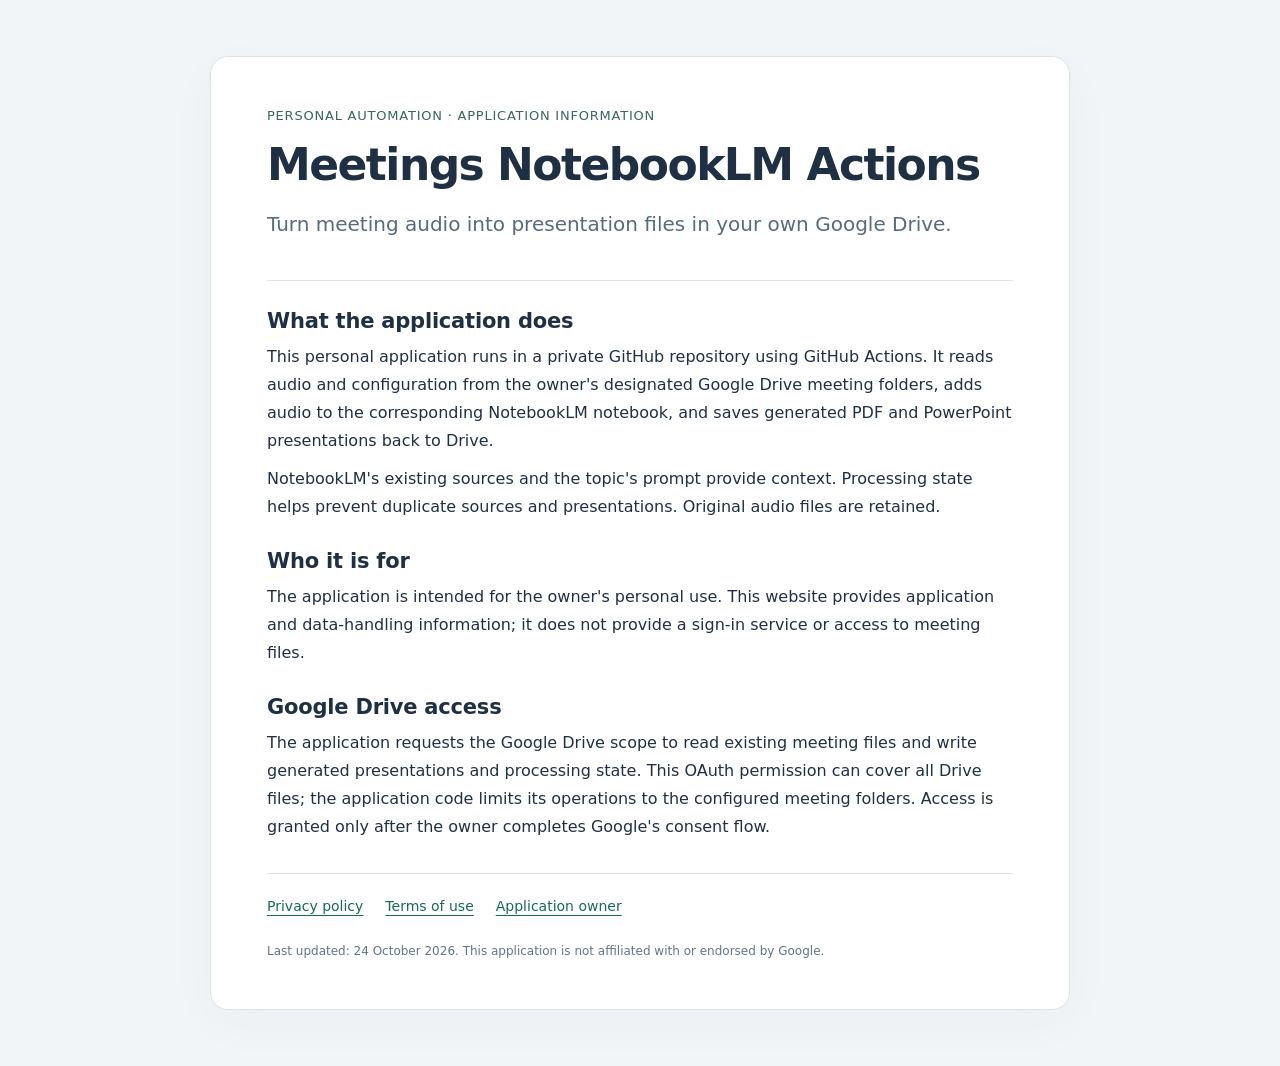
<file: index.html>
<!doctype html>
<html lang="en"><head><meta charset="utf-8"><meta name="viewport" content="width=device-width, initial-scale=1"><meta name="description" content="Information about the personal Meetings NotebookLM Actions automation."><title>Meetings NotebookLM Actions</title><link rel="stylesheet" href="style.css"></head>
<body><main><header><span class="eyebrow">Personal automation · Application information</span><h1>Meetings NotebookLM Actions</h1><p class="lead">Turn meeting audio into presentation files in your own Google Drive.</p></header><section><h2>What the application does</h2><p>This personal application runs in a private GitHub repository using GitHub Actions. It reads audio and configuration from the owner's designated Google Drive meeting folders, adds audio to the corresponding NotebookLM notebook, and saves generated PDF and PowerPoint presentations back to Drive.</p><p>NotebookLM's existing sources and the topic's prompt provide context. Processing state helps prevent duplicate sources and presentations. Original audio files are retained.</p></section><section><h2>Who it is for</h2><p>The application is intended for the owner's personal use. This website provides application and data-handling information; it does not provide a sign-in service or access to meeting files.</p></section><section><h2>Google Drive access</h2><p>The application requests the Google Drive scope to read existing meeting files and write generated presentations and processing state. This OAuth permission can cover all Drive files; the application code limits its operations to the configured meeting folders. Access is granted only after the owner completes Google's consent flow.</p></section><nav aria-label="Application policies"><a href="privacy.html">Privacy policy</a><a href="terms.html">Terms of use</a><a href="https://github.com/Ashooriha">Application owner</a></nav><footer>Last updated: 24 October 2026. This application is not affiliated with or endorsed by Google.</footer></main></body></html>
</file>
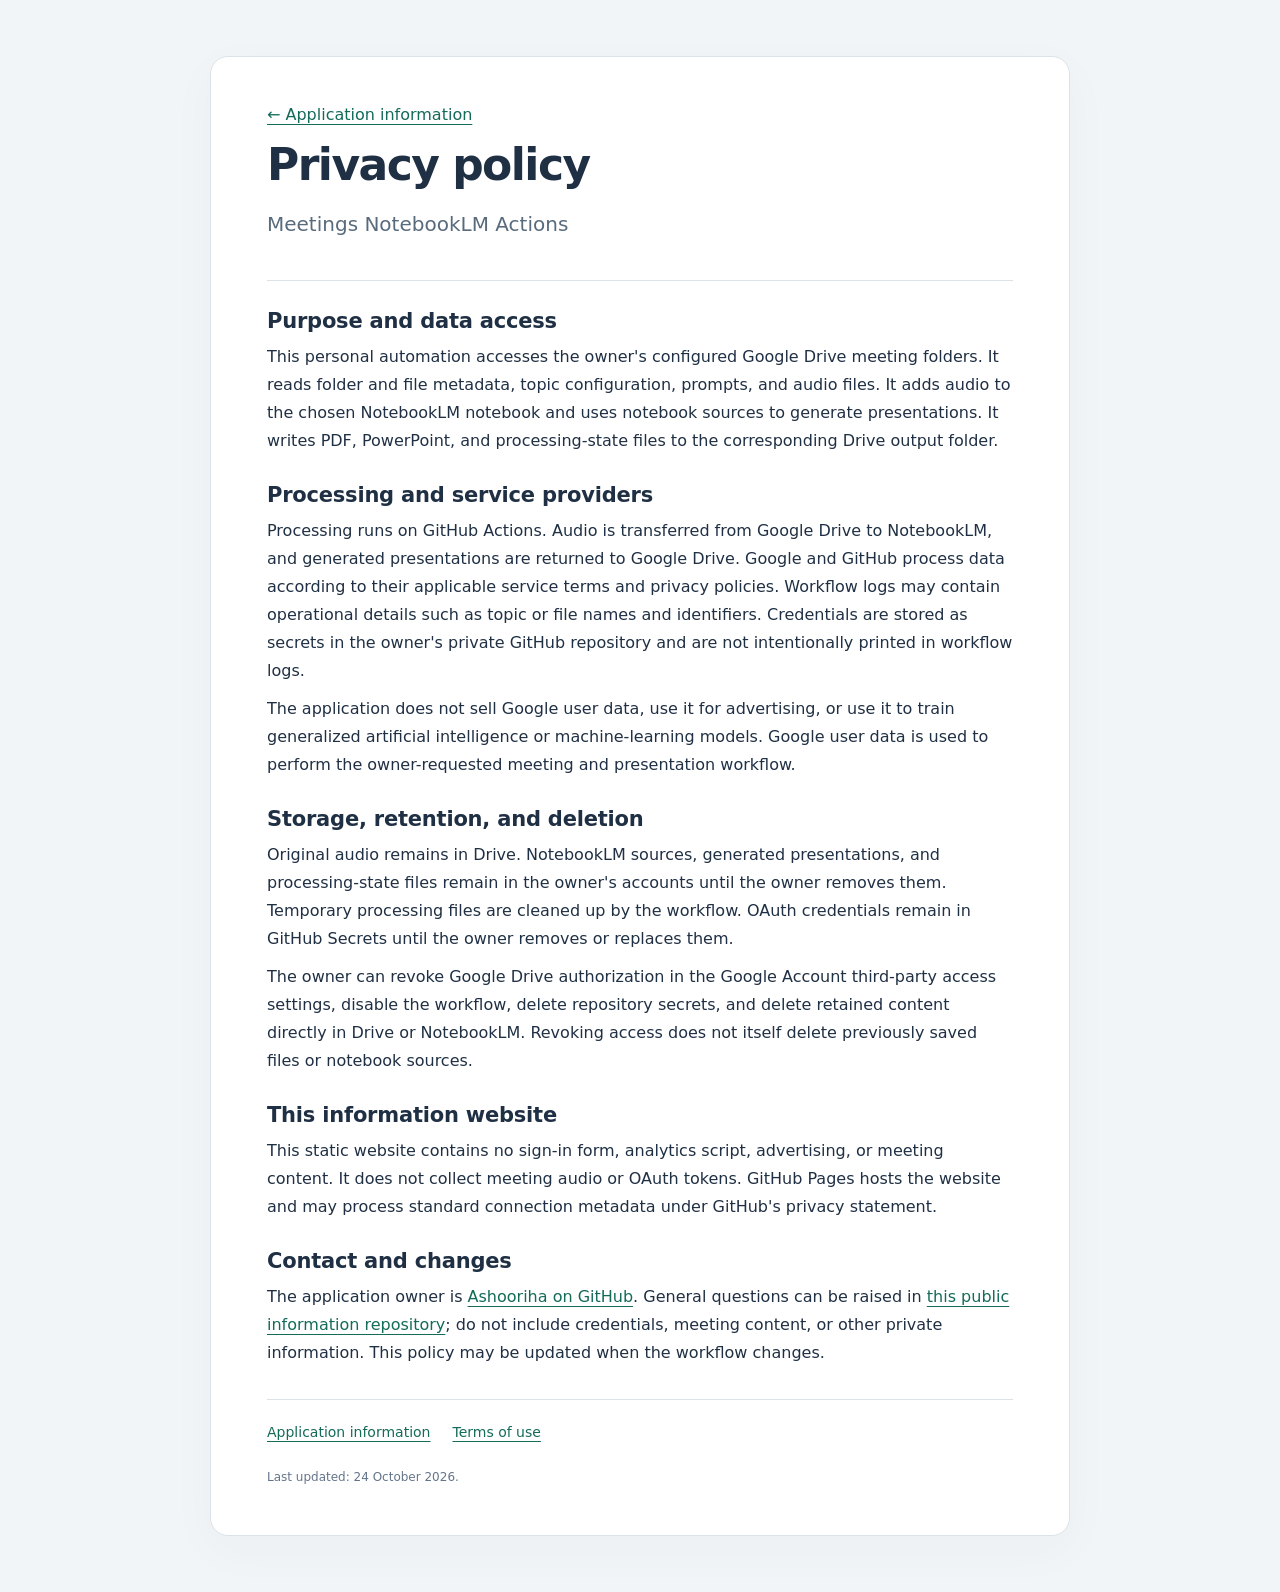
<file: privacy.html>
<!doctype html>
<html lang="en"><head><meta charset="utf-8"><meta name="viewport" content="width=device-width, initial-scale=1"><title>Privacy policy · Meetings NotebookLM Actions</title><link rel="stylesheet" href="style.css"></head><body><main><header><a href="index.html">← Application information</a><h1>Privacy policy</h1><p class="lead">Meetings NotebookLM Actions</p></header><section><h2>Purpose and data access</h2><p>This personal automation accesses the owner's configured Google Drive meeting folders. It reads folder and file metadata, topic configuration, prompts, and audio files. It adds audio to the chosen NotebookLM notebook and uses notebook sources to generate presentations. It writes PDF, PowerPoint, and processing-state files to the corresponding Drive output folder.</p></section><section><h2>Processing and service providers</h2><p>Processing runs on GitHub Actions. Audio is transferred from Google Drive to NotebookLM, and generated presentations are returned to Google Drive. Google and GitHub process data according to their applicable service terms and privacy policies. Workflow logs may contain operational details such as topic or file names and identifiers. Credentials are stored as secrets in the owner's private GitHub repository and are not intentionally printed in workflow logs.</p><p>The application does not sell Google user data, use it for advertising, or use it to train generalized artificial intelligence or machine-learning models. Google user data is used to perform the owner-requested meeting and presentation workflow.</p></section><section><h2>Storage, retention, and deletion</h2><p>Original audio remains in Drive. NotebookLM sources, generated presentations, and processing-state files remain in the owner's accounts until the owner removes them. Temporary processing files are cleaned up by the workflow. OAuth credentials remain in GitHub Secrets until the owner removes or replaces them.</p><p>The owner can revoke Google Drive authorization in the Google Account third-party access settings, disable the workflow, delete repository secrets, and delete retained content directly in Drive or NotebookLM. Revoking access does not itself delete previously saved files or notebook sources.</p></section><section><h2>This information website</h2><p>This static website contains no sign-in form, analytics script, advertising, or meeting content. It does not collect meeting audio or OAuth tokens. GitHub Pages hosts the website and may process standard connection metadata under GitHub's privacy statement.</p></section><section><h2>Contact and changes</h2><p>The application owner is <a href="https://github.com/Ashooriha">Ashooriha on GitHub</a>. General questions can be raised in <a href="https://github.com/Ashooriha/meetings-oauth-info/issues">this public information repository</a>; do not include credentials, meeting content, or other private information. This policy may be updated when the workflow changes.</p></section><nav aria-label="Application policies"><a href="index.html">Application information</a><a href="terms.html">Terms of use</a></nav><footer>Last updated: 24 October 2026.</footer></main></body></html>
</file>
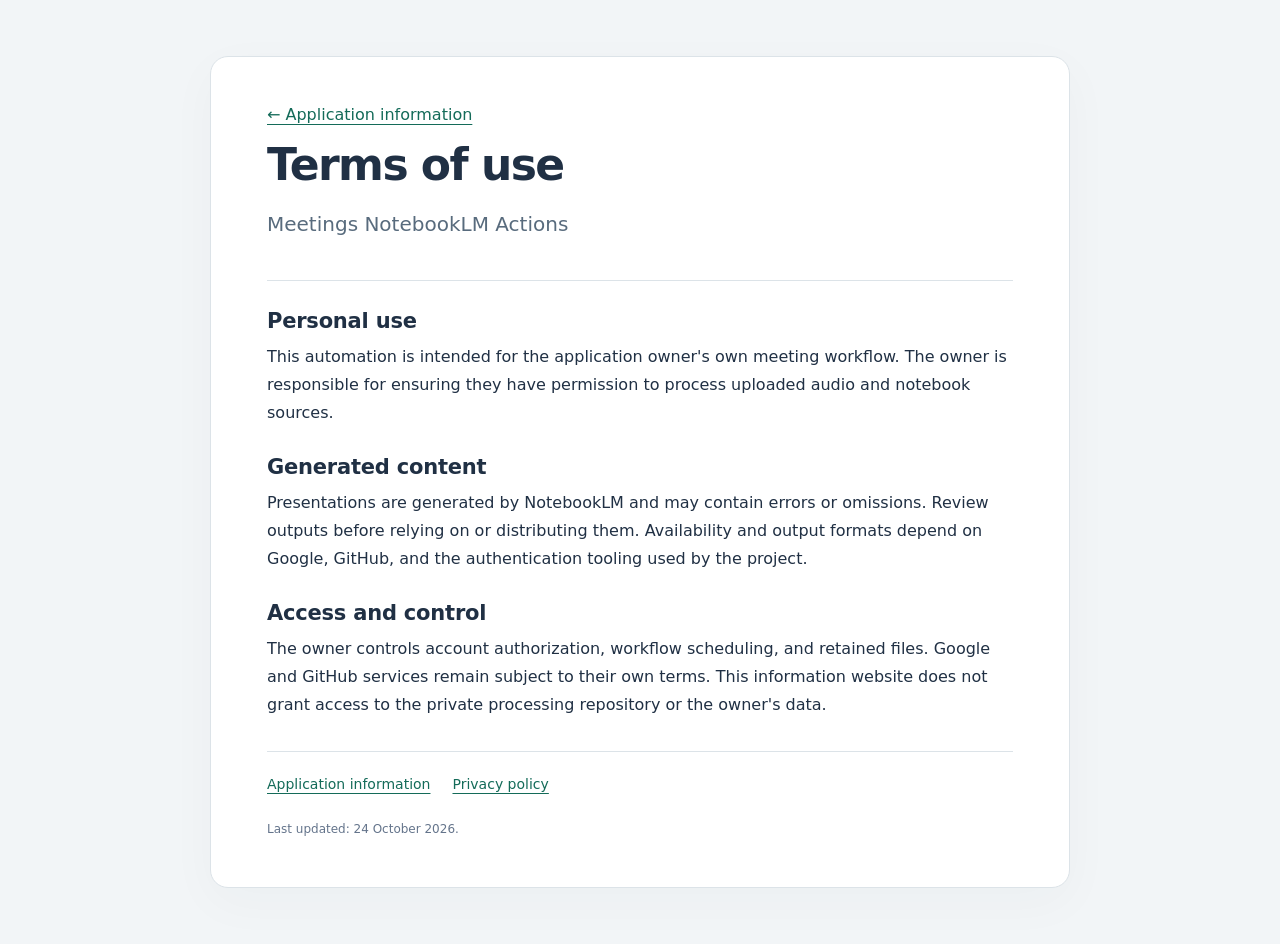
<file: terms.html>
<!doctype html>
<html lang="en"><head><meta charset="utf-8"><meta name="viewport" content="width=device-width, initial-scale=1"><title>Terms of use · Meetings NotebookLM Actions</title><link rel="stylesheet" href="style.css"></head><body><main><header><a href="index.html">← Application information</a><h1>Terms of use</h1><p class="lead">Meetings NotebookLM Actions</p></header><section><h2>Personal use</h2><p>This automation is intended for the application owner's own meeting workflow. The owner is responsible for ensuring they have permission to process uploaded audio and notebook sources.</p></section><section><h2>Generated content</h2><p>Presentations are generated by NotebookLM and may contain errors or omissions. Review outputs before relying on or distributing them. Availability and output formats depend on Google, GitHub, and the authentication tooling used by the project.</p></section><section><h2>Access and control</h2><p>The owner controls account authorization, workflow scheduling, and retained files. Google and GitHub services remain subject to their own terms. This information website does not grant access to the private processing repository or the owner's data.</p></section><nav aria-label="Application policies"><a href="index.html">Application information</a><a href="privacy.html">Privacy policy</a></nav><footer>Last updated: 24 October 2026.</footer></main></body></html>
</file>
<file: style.css>
:root{color-scheme:light;font-family:system-ui,-apple-system,"Segoe UI",sans-serif;color:#203044;background:#f2f5f7}*{box-sizing:border-box}body{margin:0}main{max-width:860px;margin:56px auto;padding:48px 56px;background:white;border:1px solid #dce3e8;border-radius:18px;box-shadow:0 14px 50px #23374d08}header{padding-bottom:28px;border-bottom:1px solid #dce3e8}.eyebrow{font-size:13px;letter-spacing:.06em;text-transform:uppercase;color:#39665d}h1{font-size:clamp(30px,5vw,44px);line-height:1.15;letter-spacing:-.035em;margin:16px 0}h2{font-size:21px;letter-spacing:-.01em;margin:28px 0 10px}p{line-height:1.75;margin:10px 0}.lead{font-size:20px;color:#586b7d}a{color:#146b59;text-underline-offset:4px}nav{display:flex;gap:22px;flex-wrap:wrap;border-top:1px solid #dce3e8;margin-top:32px;padding-top:24px;font-size:14px}footer{font-size:12px;color:#64748b;margin-top:28px;line-height:1.6}@media(max-width:600px){main{margin:16px;padding:28px 22px;border-radius:12px}nav{gap:16px}}
</file>
